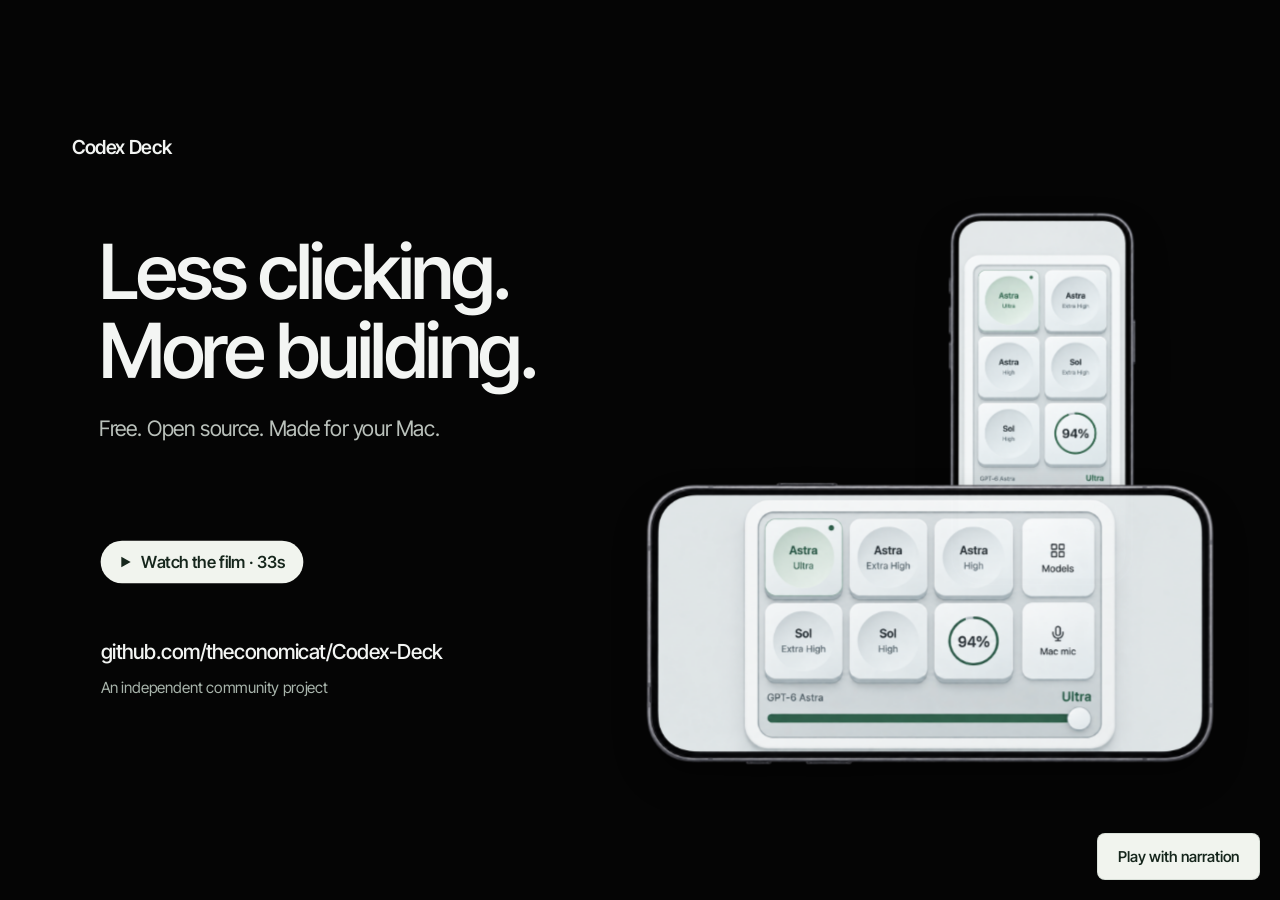
<file: docs/media/intro-source/index.html>
<!doctype html>
<html lang="en">
<meta charset="utf-8">
<meta name="viewport" content="width=device-width,initial-scale=1">
<title>Codex Deck — Stay in the flow</title>
<style>
@font-face{font-family:InterTight;src:url('assets/InterTight.ttf');font-weight:100 900;font-display:block}
*{box-sizing:border-box}html,body{margin:0;width:100%;height:100%;overflow:hidden;background:#050505;color:#f3f5f3;font-family:InterTight,sans-serif}
#stage{position:absolute;width:1920px;height:1080px;transform-origin:0 0;overflow:hidden;background:#050505}
.scene{position:absolute;inset:0;overflow:hidden;visibility:hidden;background:#050505}
.paper{background:#ecefe9;color:#18251e}
.brand{position:absolute;left:108px;top:68px;font-size:29px;font-weight:580;letter-spacing:-.7px;display:flex;gap:17px;align-items:center}
.brand svg{width:29px;height:29px;stroke:currentColor;fill:none;stroke-width:1.7}
h1,h2,p{margin:0}h1,h2{font-weight:550;line-height:1.04;letter-spacing:-.04em}h2{font-size:109px}.sub{font-size:33px;line-height:1.4;letter-spacing:-.02em;color:#bac1bb}
.paper .sub,.paper .caption{color:#53665a}.caption{font-size:23px;color:#aeb9b0}
.phone{position:absolute;object-fit:contain;filter:drop-shadow(0 28px 25px #0005)}
#flow{position:absolute;inset:0;display:flex;align-items:center;justify-content:center;font-size:142px;letter-spacing:-.04em;font-weight:510}
#intro-title{position:absolute;left:0;right:0;top:161px;text-align:center;font-size:152px;font-weight:500}
#intro-phone{left:135px;top:430px;width:1650px;transform-origin:50% 100%}
#intro-line{position:absolute;left:0;right:0;top:337px;text-align:center;font-size:33px;color:#bcc7c0}
#shortcut-copy{position:absolute;left:146px;top:224px}#shortcut-copy h2{font-size:107px}#shortcut-copy .sub{margin-top:33px}
#key-row{position:absolute;left:151px;top:590px;display:flex;align-items:center;gap:28px;perspective:1000px}
.keycap{height:140px;width:146px;border-radius:24px;background:linear-gradient(140deg,#fff,#d9e0d9);color:#29392e;box-shadow:0 8px 0 #acb9ac,0 13px 0 #8a9a8d,0 26px 34px #27352c30;display:flex;align-items:center;justify-content:center;font-family:-apple-system,sans-serif;font-size:67px;font-weight:500}
.plus{font-size:29px;color:#63776a}
#key-caption{position:absolute;left:150px;top:799px;font-size:28px;color:#526759}
#menu-wrap{position:absolute;left:1163px;top:145px;width:563px}#menu-shot{width:563px;display:block;border-radius:23px;box-shadow:0 30px 55px #243c2833}#menu-wrap p{text-align:center;margin-top:25px;font-size:21px}
.phone-copy{position:absolute;left:147px;top:211px;width:1070px}.phone-copy h2{font-size:101px}.phone-copy .sub{margin-top:27px;font-size:31px}
#landscape-phone{left:75px;top:518px;width:1085px}#portrait-phone{left:1421px;top:127px;width:370px}
#usage-copy{position:absolute;left:148px;top:242px}#usage-copy h2{font-size:117px}#usage-copy .sub{margin-top:27px}
#menubar-wrap{position:absolute;left:153px;top:625px}#menubar-shot{width:351px;display:block;border-radius:22px;box-shadow:0 22px 40px #132d1d20}#menubar-wrap p{margin-top:27px;font-size:24px}
#ring{position:absolute;left:1144px;top:269px;width:526px;height:526px}#ring svg{width:100%;height:100%;transform:rotate(-90deg)}#track,#progress{fill:none;stroke-width:12;stroke-linecap:round}#track{stroke:#c7d5ca}#progress{stroke:#3d7653;stroke-dasharray:1464;stroke-dashoffset:87.84}
#percent{position:absolute;inset:0;display:flex;align-items:center;justify-content:center;font-size:160px;font-weight:560;letter-spacing:-.04em;font-variant-numeric:tabular-nums}#ring-caption{position:absolute;left:1120px;top:850px;width:570px;text-align:center;font-size:27px;color:#516e5c}
#end-copy{position:absolute;left:148px;top:213px}#end-copy h2{font-size:114px}#end-copy .sub{margin-top:36px;font-size:32px}
#end-landscape{left:895px;top:566px;width:1000px;z-index:2}#end-portrait{left:1415px;top:136px;width:297px;z-index:1}
#cta{position:absolute;left:151px;top:824px;font-size:31px;letter-spacing:-.015em;font-weight:510}#end-note{position:absolute;left:151px;top:883px;color:#a8b4ab;font-size:23px}
#watch{position:absolute;left:151px;top:676px;display:none;align-items:center;gap:14px;padding:17px 27px;background:#f1f4ee;color:#16261c;border-radius:40px;font-size:25px;font-weight:560}#watch svg{width:20px;height:20px;fill:currentColor}
#play{position:fixed;right:20px;bottom:20px;z-index:99;border:1px solid #b3c0b666;background:#f1f4ee;color:#16261c;padding:13px 20px;border-radius:8px;font:550 15px InterTight,sans-serif;cursor:pointer}#play:focus-visible{outline:3px solid #a0cfaa;outline-offset:4px}
</style>
<div id="stage" role="img" aria-label="Codex Deck introduction: keyboard presets, phone controls, and remaining usage.">
 <section id="intro" class="scene">
  <div id="flow">Stay in the flow.</div><h1 id="intro-title">Codex Deck</h1><p id="intro-line">Your models. Your momentum.</p>
  <img class="phone" id="intro-phone" src="../../images/codex-deck-phone.png" alt="Codex Deck on a landscape phone">
 </section>
 <section id="shortcuts" class="scene paper">
  <div class="brand">Codex Deck</div>
  <div id="shortcut-copy"><h2>Model + reasoning.<br>One shortcut.</h2><p class="sub">Your favorite combinations. Ready to go.</p></div>
  <div id="key-row"><div class="keycap">⌘</div><span class="plus">+</span><div class="keycap">⌃</div><span class="plus">+</span><div class="keycap" id="number-key">1</div></div>
  <p id="key-caption">Command–Control–1 to 5. Make them yours.</p>
  <div id="menu-wrap"><img id="menu-shot" src="../../app-menu.png" alt="Mac menu with five model and reasoning presets"><p class="caption">Mac menu · earlier interface</p></div>
 </section>
 <section id="phones" class="scene">
  <div class="brand">Codex Deck</div>
  <div class="phone-copy" id="phone-copy"><h2>Your phone.<br>Your deck.</h2><p class="sub">Same Wi-Fi. No extra hardware.</p></div>
  <div class="phone-copy" id="reasoning-copy"><h2>Choose a model.<br>Set the pace.</h2><p class="sub">Tap a preset. Slide the reasoning level.</p></div>
  <img class="phone" id="landscape-phone" src="../../images/codex-deck-phone.png" alt="Landscape deck with model presets and reasoning slider">
  <img class="phone" id="portrait-phone" src="../../images/codex-deck-phone-portrait.png" alt="The same controls in a portrait phone">
 </section>
 <section id="usage" class="scene paper">
  <div class="brand">Codex Deck</div>
  <div id="usage-copy"><h2>Know<br>what’s left.</h2><p class="sub">Usage. Always in sight.</p></div>
  <div id="menubar-wrap"><img id="menubar-shot" src="../../menu-bar-preview.png" alt="Mac menu bar displaying 94 percent remaining"><p class="caption">In your Mac menu bar.</p></div>
  <div id="ring"><svg viewBox="0 0 526 526"><circle id="track" cx="263" cy="263" r="233"/><circle id="progress" cx="263" cy="263" r="233"/></svg><div id="percent">94%</div></div>
  <p id="ring-caption">And on your phone.</p>
 </section>
 <section id="end" class="scene">
  <div class="brand">Codex Deck</div>
  <div id="end-copy"><h2>Less clicking.<br>More building.</h2><p class="sub">Free. Open source. Made for your Mac.</p></div>
  <img class="phone" id="end-portrait" src="../../images/codex-deck-phone-portrait.png" alt="Portrait phone deck">
  <img class="phone" id="end-landscape" src="../../images/codex-deck-phone.png" alt="Landscape phone deck">
  <div id="watch"><svg viewBox="0 0 20 20"><path d="M4 2 18 10 4 18Z"/></svg>Watch the film · 33s</div>
  <p id="cta">github.com/theconomicat/Codex-Deck</p>
  <p id="end-note">An independent community project</p>
 </section>
</div>
<button id="play" type="button">Play with narration</button>
<script>
const DURATION=32.5;const E=id=>document.getElementById(id);const clamp=x=>Math.max(0,Math.min(1,x));
// Solve the project's strong ease-out / ease-in-out curves deterministically.
function bezier(x,x1,y1,x2,y2){x=clamp(x);if(x===0||x===1)return x;let lo=0,hi=1,t=x;const v=(t,a,b)=>3*(1-t)*(1-t)*t*a+3*(1-t)*t*t*b+t*t*t;for(let i=0;i<15;i++){t=(lo+hi)/2;if(v(t,x1,x2)<x)lo=t;else hi=t;}return v(t,y1,y2)}
const out=x=>bezier(x,.23,1,.32,1),move=x=>bezier(x,.77,0,.175,1);
let reduced=matchMedia('(prefers-reduced-motion: reduce)').matches;
function show(id,t,start,end){const el=E(id);el.style.visibility=t>=start&&t<end?'visible':'hidden';el.style.clipPath=start<=0||reduced?'none':`inset(0 ${(1-move((t-start)/.48))*100}% 0 0)`;}
function enter(id,t,start,{x=0,y=42,s=.97,d=1.2}={}){const p=out((t-start)/d);E(id).style.opacity=clamp((t-start)/.42);E(id).style.transform=reduced?'none':`translate3d(${x*(1-p)}px,${y*(1-p)}px,0) scale(${s+(1-s)*p})`}
window.renderFrame=(t,{exporting=false,poster=false}={})=>{
 const old=reduced;if(exporting)reduced=false;
 show('intro',t,0,6.18);show('shortcuts',t,5.7,12.28);show('phones',t,11.8,20.88);show('usage',t,20.4,26.28);show('end',t,25.8,33);
 const flowIn=out((t-.18)/1.2),flowOut=clamp((t-2.25)/.5);E('flow').style.opacity=flowIn*(1-flowOut);E('flow').style.transform=reduced?'none':`translateY(${35*(1-flowIn)-20*flowOut}px) scale(${.975+.025*flowIn})`;
 enter('intro-title',t,2.8,{y:42,s:.975,d:1.3});enter('intro-line',t,3.5,{y:15,s:1,d:.8});
 enter('intro-phone',t,3.05,{y:175,s:.96,d:2.4});E('intro-phone').style.filter=`brightness(${.28+.72*out((t-3.1)/2.3)}) drop-shadow(0 28px 25px #0005)`;
 enter('shortcut-copy',t,5.94,{y:40,s:1});enter('key-row',t,6.65,{y:65,s:.96,d:1.1});enter('key-caption',t,7.3,{y:15,s:1});enter('menu-wrap',t,6.15,{x:65,y:0,s:.97,d:1.5});
 const press=out((t-8.15)/.12)*(1-out((t-8.46)/.2));E('number-key').style.transform=reduced?'none':`translateY(${press*8}px)`;
 enter('phone-copy',t,12.05,{y:35,s:1});E('phone-copy').style.opacity=clamp((t-12.05)/.42)*(1-clamp((t-15.6)/.32));
 enter('reasoning-copy',t,15.98,{y:32,s:1});enter('landscape-phone',t,12.18,{x:-70,y:0,s:.96,d:1.7});enter('portrait-phone',t,13.25,{x:70,y:0,s:.96,d:1.8});
 enter('usage-copy',t,20.64,{y:32,s:1});enter('menubar-wrap',t,21.4,{y:35,s:.97});enter('ring',t,20.86,{y:0,s:.95,d:1.5});E('progress').style.strokeDashoffset=1464*(1-.94*out((t-21)/2.1));enter('ring-caption',t,22.05,{y:16,s:1});
 enter('end-copy',t,26.05,{y:40,s:1});enter('end-portrait',t,26.1,{y:90,s:.96,d:1.8});enter('end-landscape',t,26.55,{x:90,y:0,s:.96,d:1.8});enter('cta',t,28.35,{y:22,s:1});enter('end-note',t,28.65,{y:14,s:1});
 E('watch').style.display=poster?'flex':'none';window.currentTime=t;reduced=old;
};
function fit(){const s=Math.min(innerWidth/1920,innerHeight/1080);E('stage').style.transform=`translate(${(innerWidth-1920*s)/2}px,${(innerHeight-1080*s)/2}px) scale(${s})`}
addEventListener('resize',fit);fit();renderFrame(30,{poster:true});
const soundtrack=new Audio('soundtrack.m4a');let raf;let started;
E('play').onclick=async()=>{cancelAnimationFrame(raf);soundtrack.currentTime=0;await soundtrack.play();started=performance.now();E('play').hidden=true;function tick(now){const t=(now-started)/1000;renderFrame(Math.min(t,DURATION));if(t<DURATION)raf=requestAnimationFrame(tick);else{E('play').hidden=false;E('play').textContent='Replay with narration'}}raf=requestAnimationFrame(tick)};
</script>
</html>
</file>
